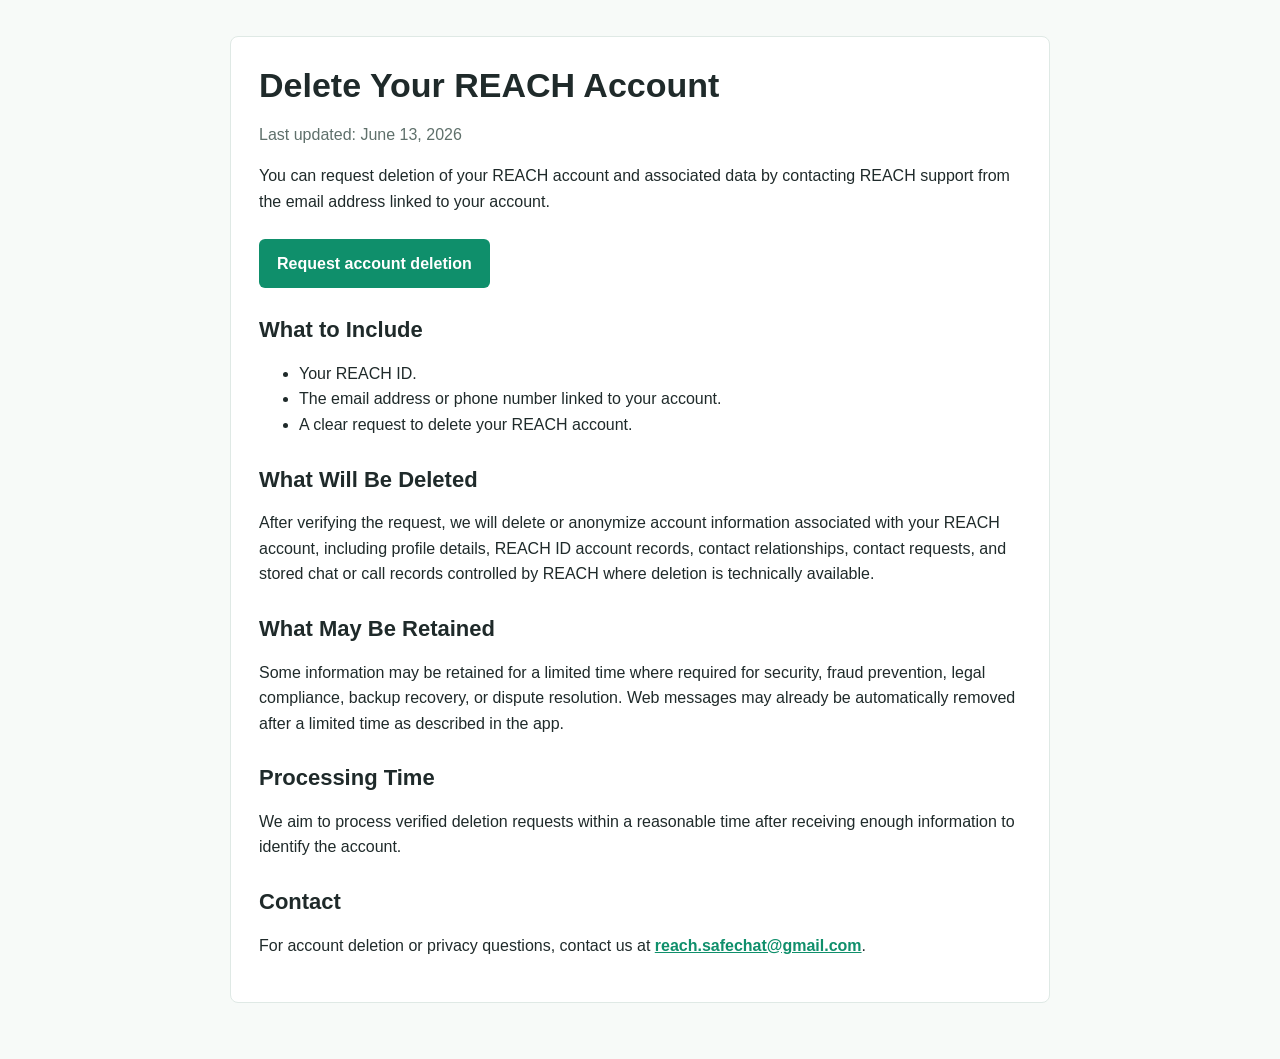
<file: account-deletion.html>
<!doctype html>
<html lang="en">
<head>
  <meta charset="utf-8">
  <meta name="viewport" content="width=device-width, initial-scale=1">
  <title>REACH Account Deletion</title>
  <style>
    :root {
      --bg: #f7faf8;
      --card: #ffffff;
      --text: #1f2a2a;
      --muted: #5f706b;
      --border: #dfe9e5;
      --accent: #0f8f6b;
    }
    body {
      margin: 0;
      font-family: Arial, Helvetica, sans-serif;
      background: var(--bg);
      color: var(--text);
      line-height: 1.6;
    }
    main {
      max-width: 820px;
      margin: 0 auto;
      padding: 36px 18px 56px;
    }
    article {
      background: var(--card);
      border: 1px solid var(--border);
      border-radius: 8px;
      padding: 28px;
    }
    h1 {
      margin: 0 0 8px;
      font-size: 34px;
      line-height: 1.2;
    }
    h2 {
      margin: 28px 0 10px;
      font-size: 22px;
      line-height: 1.3;
    }
    p, li {
      font-size: 16px;
    }
    .muted {
      color: var(--muted);
    }
    a {
      color: var(--accent);
      font-weight: 700;
    }
    .button {
      display: inline-block;
      margin-top: 8px;
      padding: 12px 18px;
      border-radius: 6px;
      background: var(--accent);
      color: #ffffff;
      text-decoration: none;
    }
  </style>
</head>
<body>
  <main>
    <article>
      <h1>Delete Your REACH Account</h1>
      <p class="muted">Last updated: June 13, 2026</p>

      <p>You can request deletion of your REACH account and associated data by contacting REACH support from the email address linked to your account.</p>

      <p>
        <a class="button" href="mailto:reach.safechat@gmail.com?subject=REACH%20Account%20Deletion%20Request&body=Please%20delete%20my%20REACH%20account%20and%20associated%20data.%0A%0AREACH%20ID%3A%20%0ARegistered%20email%20or%20phone%3A%20">Request account deletion</a>
      </p>

      <h2>What to Include</h2>
      <ul>
        <li>Your REACH ID.</li>
        <li>The email address or phone number linked to your account.</li>
        <li>A clear request to delete your REACH account.</li>
      </ul>

      <h2>What Will Be Deleted</h2>
      <p>After verifying the request, we will delete or anonymize account information associated with your REACH account, including profile details, REACH ID account records, contact relationships, contact requests, and stored chat or call records controlled by REACH where deletion is technically available.</p>

      <h2>What May Be Retained</h2>
      <p>Some information may be retained for a limited time where required for security, fraud prevention, legal compliance, backup recovery, or dispute resolution. Web messages may already be automatically removed after a limited time as described in the app.</p>

      <h2>Processing Time</h2>
      <p>We aim to process verified deletion requests within a reasonable time after receiving enough information to identify the account.</p>

      <h2>Contact</h2>
      <p>For account deletion or privacy questions, contact us at <a href="mailto:reach.safechat@gmail.com">reach.safechat@gmail.com</a>.</p>
    </article>
  </main>
</body>
</html>
</file>
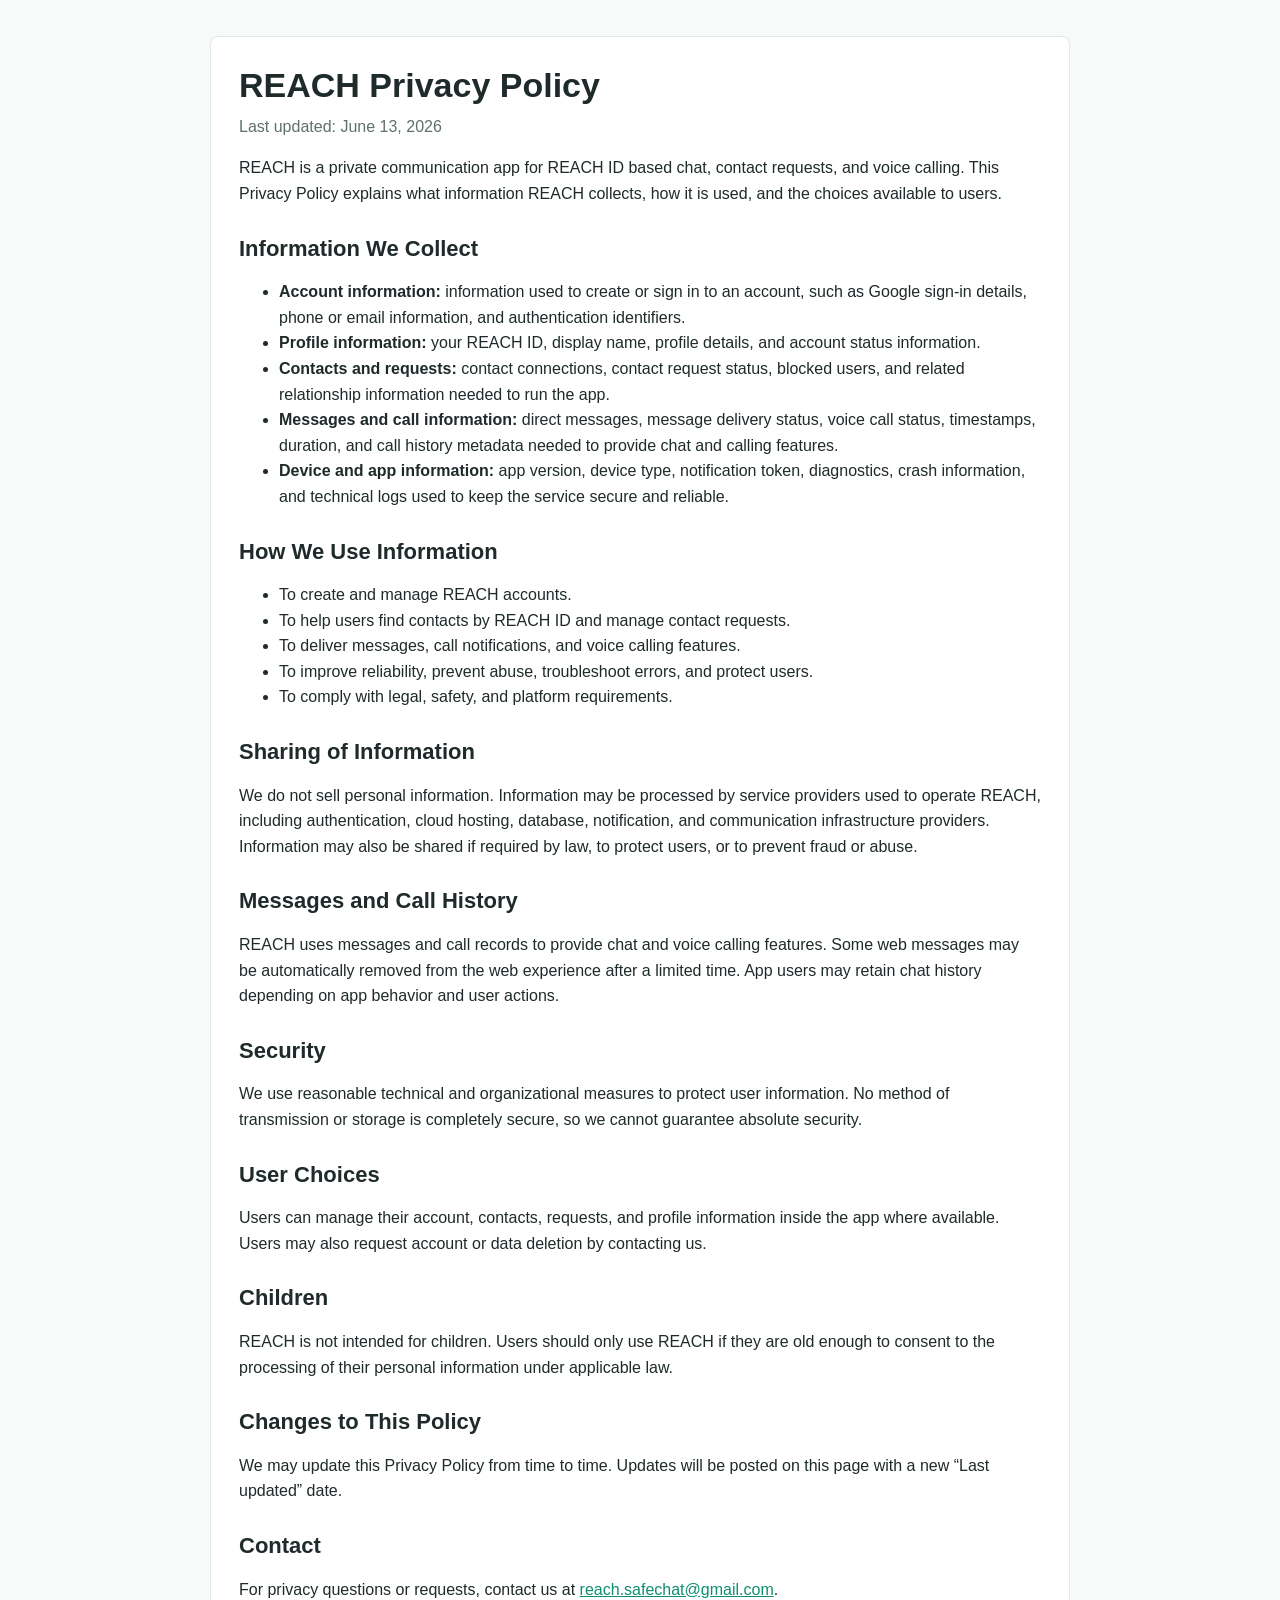
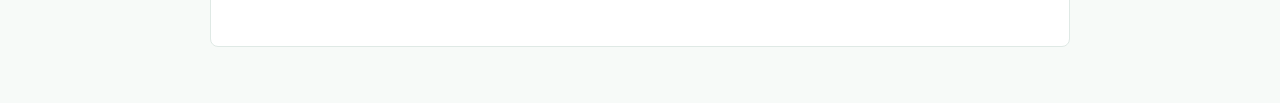
<file: privacy-policy.html>
<!doctype html>
<html lang="en">
<head>
  <meta charset="utf-8">
  <meta name="viewport" content="width=device-width, initial-scale=1">
  <title>REACH Privacy Policy</title>
  <style>
    :root {
      color-scheme: light;
      --bg: #f7faf8;
      --card: #ffffff;
      --text: #1f2a2a;
      --muted: #5f706b;
      --border: #dfe9e5;
      --accent: #0f8f6b;
    }
    body {
      margin: 0;
      font-family: Arial, Helvetica, sans-serif;
      background: var(--bg);
      color: var(--text);
      line-height: 1.6;
    }
    main {
      max-width: 860px;
      margin: 0 auto;
      padding: 36px 18px 56px;
    }
    article {
      background: var(--card);
      border: 1px solid var(--border);
      border-radius: 8px;
      padding: 28px;
    }
    h1 {
      margin: 0 0 8px;
      font-size: 34px;
      line-height: 1.2;
    }
    h2 {
      margin: 28px 0 10px;
      font-size: 22px;
      line-height: 1.3;
    }
    p, li {
      font-size: 16px;
    }
    .updated {
      color: var(--muted);
      margin-top: 0;
    }
    a {
      color: var(--accent);
    }
  </style>
</head>
<body>
  <main>
    <article>
      <h1>REACH Privacy Policy</h1>
      <p class="updated">Last updated: June 13, 2026</p>

      <p>REACH is a private communication app for REACH ID based chat, contact requests, and voice calling. This Privacy Policy explains what information REACH collects, how it is used, and the choices available to users.</p>

      <h2>Information We Collect</h2>
      <ul>
        <li><strong>Account information:</strong> information used to create or sign in to an account, such as Google sign-in details, phone or email information, and authentication identifiers.</li>
        <li><strong>Profile information:</strong> your REACH ID, display name, profile details, and account status information.</li>
        <li><strong>Contacts and requests:</strong> contact connections, contact request status, blocked users, and related relationship information needed to run the app.</li>
        <li><strong>Messages and call information:</strong> direct messages, message delivery status, voice call status, timestamps, duration, and call history metadata needed to provide chat and calling features.</li>
        <li><strong>Device and app information:</strong> app version, device type, notification token, diagnostics, crash information, and technical logs used to keep the service secure and reliable.</li>
      </ul>

      <h2>How We Use Information</h2>
      <ul>
        <li>To create and manage REACH accounts.</li>
        <li>To help users find contacts by REACH ID and manage contact requests.</li>
        <li>To deliver messages, call notifications, and voice calling features.</li>
        <li>To improve reliability, prevent abuse, troubleshoot errors, and protect users.</li>
        <li>To comply with legal, safety, and platform requirements.</li>
      </ul>

      <h2>Sharing of Information</h2>
      <p>We do not sell personal information. Information may be processed by service providers used to operate REACH, including authentication, cloud hosting, database, notification, and communication infrastructure providers. Information may also be shared if required by law, to protect users, or to prevent fraud or abuse.</p>

      <h2>Messages and Call History</h2>
      <p>REACH uses messages and call records to provide chat and voice calling features. Some web messages may be automatically removed from the web experience after a limited time. App users may retain chat history depending on app behavior and user actions.</p>

      <h2>Security</h2>
      <p>We use reasonable technical and organizational measures to protect user information. No method of transmission or storage is completely secure, so we cannot guarantee absolute security.</p>

      <h2>User Choices</h2>
      <p>Users can manage their account, contacts, requests, and profile information inside the app where available. Users may also request account or data deletion by contacting us.</p>

      <h2>Children</h2>
      <p>REACH is not intended for children. Users should only use REACH if they are old enough to consent to the processing of their personal information under applicable law.</p>

      <h2>Changes to This Policy</h2>
      <p>We may update this Privacy Policy from time to time. Updates will be posted on this page with a new “Last updated” date.</p>

      <h2>Contact</h2>
      <p>For privacy questions or requests, contact us at <a href="mailto:reach.safechat@gmail.com">reach.safechat@gmail.com</a>.</p>
    </article>
  </main>
</body>
</html>
</file>
